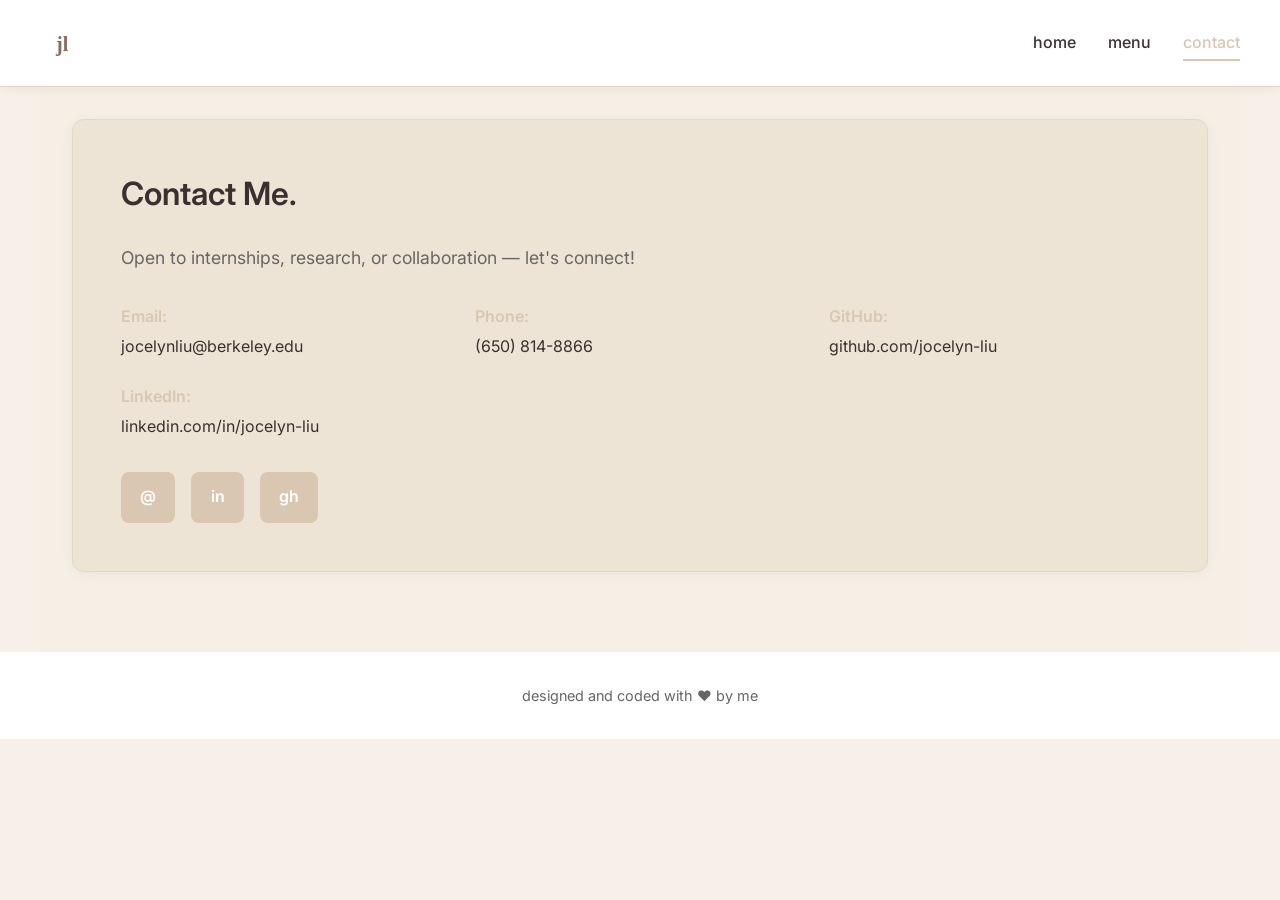
<file: hobbies.html>
<!DOCTYPE html>
<html lang="en">
<head>
    <meta charset="UTF-8">
    <meta name="viewport" content="width=device-width, initial-scale=1.0">
        <meta name="description" content="Jocelyn Liu - Hobbies and interests including photography, cooking, reading, and outdoor activities">
        <meta name="keywords" content="Jocelyn Liu, hobbies, photography, cooking, reading, hiking, interests, UC Berkeley">
        <meta name="author" content="Jocelyn Liu">
        <title>Hobbies - Jocelyn Liu</title>
    <link rel="stylesheet" href="style.css">
    <link href="https://fonts.googleapis.com/css2?family=Inter:wght@300;400;500;600;700&display=swap" rel="stylesheet">
</head>
<body>
    <header>
        <nav>
            <div class="logo">
                <span class="initials" style="font-family:'Libre Baskerville',serif;font-size:20px;font-weight:600">jl</span>
            </div>
                <div class="nav-links">
                    <a href="index.html">home</a>
                    <a href="projects.html">menu</a>
                    <a href="hobbies.html" class="active">contact</a>
                </div>
        </nav>
    </header>

    <main>
      

       

            <section class="contact-section">
                <div class="contact-content">
                    <h2>Contact Me.</h2>
                    <p>Open to internships, research, or collaboration — let's connect!</p>
                    
                    <div class="contact-details">
                        <div class="contact-item">
                            <span class="contact-label">Email:</span>
                            <span class="contact-value">jocelynliu@berkeley.edu</span>
                        </div>
                        <div class="contact-item">
                            <span class="contact-label">Phone:</span>
                            <span class="contact-value">(650) 814-8866</span>
                        </div>
                        <div class="contact-item">
                            <span class="contact-label">GitHub:</span>
                            <span class="contact-value">github.com/jocelyn-liu</span>
                        </div>
                        <div class="contact-item">
                            <span class="contact-label">LinkedIn:</span>
                            <span class="contact-value">linkedin.com/in/jocelyn-liu</span>
                        </div>
                    </div>
                    
                    <div class="social-icons">
                        <a href="mailto:jocelynliu@berkeley.edu" class="social-icon email-icon">@</a>
                        <a href="https://linkedin.com/in/jocelyn-liu" class="social-icon linkedin-icon">in</a>
                        <a href="https://github.com/jocelyn-liu" class="social-icon github-icon">gh</a>
                    </div>
                </div>
            </section>
        </main>

        <footer>
            <p>designed and coded with ♥ by me</p>
        </footer>
</body>
</html>
</file>
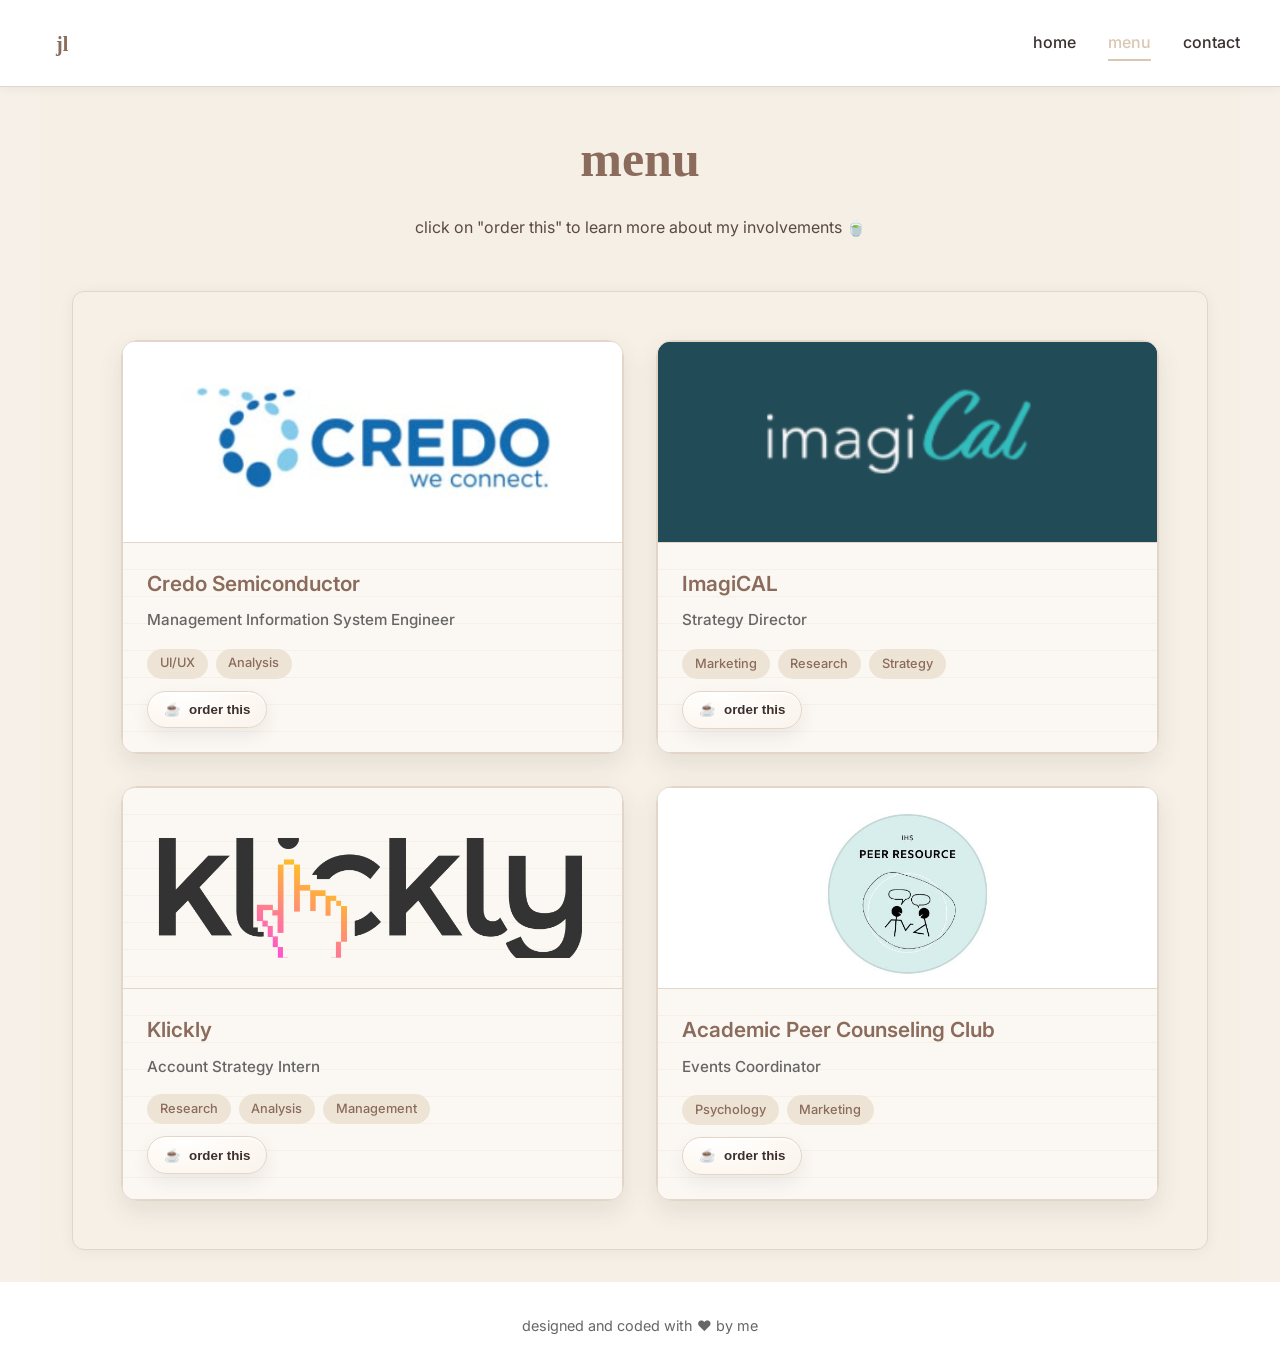
<file: projects.html>
<!DOCTYPE html>
<html lang="en">
<head>
    <meta charset="UTF-8">
    <meta name="viewport" content="width=device-width, initial-scale=1.0">
    <meta name="description" content="Jocelyn Liu - Strategy consulting, marketing, and creative projects">
    <meta name="keywords" content="Jocelyn Liu, UC Berkeley, Strategy Consulting, Marketing, Projects">
    <meta name="author" content="Jocelyn Liu">
    <title>Work - Jocelyn Liu</title>
    <link rel="stylesheet" href="style.css">
    <link href="https://fonts.googleapis.com/css2?family=Inter:wght@300;400;500;600;700&display=swap" rel="stylesheet">
</head>
<body>
    <header>
        <nav>
            <div class="logo">
                <span class="initials" style="font-family:'Libre Baskerville',serif;font-size:20px;font-weight:600">jl</span>
            </div>
                <div class="nav-links">
                    <a href="index.html">home</a>
                    <a href="projects.html" class="active">menu</a>
                    <a href="hobbies.html">contact</a>
            </div>
        </nav>
    </header>

    <main>
        <div class="intro">
            <h1 style="font-family:Libre Baskerville,serif; font-size: 50px;">menu</h1>
            <p style="margin-bottom: 25px; ">click on "order this" to learn more about my involvements 🍵</p>
        </div>
       

<section class="projects-grid">
    <div class="project-card flip" aria-live="polite">
        <div class="flip-inner">
    <!-- FRONT -->
            <div class="face face-front">
                <div class="project-image">
                    <img src="credo.png" alt="Credo Systems project cover">
                </div>

            <div class="project-content">
                <h3>Credo Semiconductor</h3>
                <p class="project-type">Management Information System Engineer</p>
                <div class="project-tags">
                    <span class="tag">UI/UX</span>
                    <span class="tag">Analysis</span>
                </div>

        <!-- flip trigger -->
        <button class="order-btn flip-toggle"
                aria-expanded="false"
                aria-controls="credo-back">
           order this
        </button>
      </div>
    </div>

    <!-- BACK (detail view) -->
    <div class="face face-back" id="credo-back" tabindex="-1">
      <div class="back-body">
        <ul>
          <p>Credo is a semiconductor company specializing in high-speed connectivity solutions. </p><br>
          <p>I designed and rebuilt their current product data management system from scratch using Figma, HTML, CSS and JS. I collaborated closely with the Operations department to gather feedback, understand workflow needs, and refine system features. </p>
        </ul>

        <div class="back-actions">
          <button class="ghost-btn flip-toggle" aria-controls="credo-back">back</button>
        </div>
      </div>
    </div>
  </div>
</div>

<div class="project-card flip" aria-live="polite">
        <div class="flip-inner">
    <!-- FRONT -->
            <div class="face face-front">
                <div class="project-image">
                    <img src="imagiCAL.png" alt="ImagiCAL">
                </div>

            <div class="project-content">
                <h3>ImagiCAL</h3>
                <p class="project-type">Strategy Director</p>
                <div class="project-tags">
                    <span class="tag">Marketing</span>
                    <span class="tag">Research</span>
                    <span class="tag">Strategy</span>
                </div>

        <!-- flip trigger -->
        <button class="order-btn flip-toggle"
                aria-expanded="false"
                aria-controls="credo-back">
           order this
        </button>
      </div>
    </div>

    <!-- BACK (detail view) -->
    <div class="face face-back" id="credo-back" tabindex="-1">
      <div class="back-body">
        <ul>
          <p>ImagiCal is UC Berkeley's student-run creative marketing and strategy agency, where students collaborate to build advertising campaigns for real clients using research, strategy, and creative execution. </p><br>
          <p>As the strategy director, I lead an 8 member team through consumer research and audience segmentation to guide our annual national advertising campaign. I create weekly slide decks through Powerpoint to facilitate weekly discussions that synthesize survey data and cultural trends.  </p>
        </ul>

        <div class="back-actions">
          <button class="ghost-btn flip-toggle" aria-controls="credo-back">back</button>
        </div>
      </div>
    </div>
  </div>
</div>

<div class="project-card flip" aria-live="polite">
        <div class="flip-inner">
    <!-- FRONT -->
            <div class="face face-front">
                <div class="project-image">
                    <img src="klickly.png" alt="Klickly" style="width: 85%; height: 60%; margin-top: 50px; margin-left: 35px">
                </div>

            <div class="project-content">
                <h3>Klickly</h3>
                <p class="project-type">Account Strategy Intern</p>
                <div class="project-tags">
                    <span class="tag">Research</span>
                    <span class="tag">Analysis</span>
                    <span class="tag">Management</span>
                </div>

        <!-- flip trigger -->
        <button class="order-btn flip-toggle"
                aria-expanded="false"
                aria-controls="credo-back">
           order this
        </button>
      </div>
    </div>

    <!-- BACK (detail view) -->
    <div class="face face-back" id="credo-back" tabindex="-1">
      <div class="back-body">
        <ul>
          <p>Klickly is the first AI-driven, real-time consumer data software that enables distributed commerce.</p><br>
          <p> </p>
        </ul>

        <div class="back-actions">
          <button class="ghost-btn flip-toggle" aria-controls="credo-back">back</button>
        </div>
      </div>
    </div>
  </div>
</div>

<div class="project-card flip" aria-live="polite">
        <div class="flip-inner">
    <!-- FRONT -->
            <div class="face face-front">
                <div class="project-image">
                    <img src="ihs2.jpg" alt="Counseling">
                </div>

            <div class="project-content">
                <h3>Academic Peer Counseling Club</h3>
                <p class="project-type">Events Coordinator</p>
                <div class="project-tags">
                    <span class="tag">Psychology</span>
                    <span class="tag">Marketing</span>
                </div>

        <!-- flip trigger -->
        <button class="order-btn flip-toggle"
                aria-expanded="false"
                aria-controls="credo-back">
           order this
        </button>
      </div>
    </div>

    <!-- BACK (detail view) -->
    <div class="face face-back" id="credo-back" tabindex="-1">
      <div class="back-body">
        <ul>
          <p>The Academic Peer Counseling club is a student organization dedicated to destigmatizing mental health, supporting academic success, and guiding new and transfer students.</p><br>
          <p>As the Events Coordinator, I created initiatives that strengthened our campus community. I launched our "Random Acts of Kindness" program, which continues today as a signature tradition to promoting positivity and kindness. Additionally, I produced Instagram videos that reached over 2,000 views, helping increase visibility for the club. </p>
        </ul>

        <div class="back-actions">
          <button class="ghost-btn flip-toggle" aria-controls="credo-back">back</button>
        </div>
      </div>
    </div>
  </div>
</div>


        

            

            
            </section>

          
        </main>

        <footer>
            <p>designed and coded with ♥ by me</p>
        </footer>
</body>
<script>
document.addEventListener('click', (e) => {
  const btn = e.target.closest('.flip-toggle');
  if (!btn) return;

  // stop <a href="#"> from scrolling to top
  if (btn.tagName === 'A') e.preventDefault();

  const card = btn.closest('.project-card.flip');
  if (!card) return;

  const wasExpanded = btn.getAttribute('aria-expanded') === 'true';
  card.classList.toggle('is-flipped');

  // sync all toggles in this card
  card.querySelectorAll('.flip-toggle').forEach(b =>
    b.setAttribute('aria-expanded', (!wasExpanded).toString())
  );

  // focus management for accessibility
  const back = card.querySelector('.face-back');
  setTimeout(() => {
    if (!wasExpanded) back?.focus();
    else card.querySelector('.flip-toggle')?.focus();
  }, 350);
});
</script>

</html>
</file>
<file: style.css>
* {
    margin: 0;
    padding: 0;
    box-sizing: border-box;
}

:root {
    --primary-color: #8B6B5B; /* Deep purple */
    --secondary-color: #F6F0E8; /* Pure white */
    --accent-color: #D9C7B1; /* Purple accent */
    --text-color: #3C2F2F; /* Dark navy for text */
    --light-gray: #EDE4D6; /* Light gray for subtle backgrounds */
    --border-color: #E3D6C9; /* Light gray for borders */
    --purple-light: #FBF7F2; /* Light purple for backgrounds */
    --purple-dark: #5A4A42; /* Dark purple for hover states */
}

body {
    font-family: 'Inter', -apple-system, BlinkMacSystemFont, 'Segoe UI', sans-serif;
    line-height: 1.6;
    color: var(--text-color);
    background-color: var(--secondary-color);
    overflow-x: hidden;
}

/* Header & Navigation */
header {
    background: white;
    padding: 1.5rem 2rem;
    box-shadow: 0 2px 10px rgba(0,0,0,0.05);
    position: sticky;
    top: 0;
    z-index: 1000;
    border-bottom: 1px solid var(--border-color);
}

nav {
    max-width: 1200px;
    margin: 0 auto;
    display: flex;
    justify-content: space-between;
    align-items: center;
}

.logo {
    font-size: 1.5rem;
    font-weight: 600;
}

.initials {
    color: var(--primary-color);
    padding: 0.5rem 1rem;
    border-radius: 8px;
    font-size: 20px;
    transition: transform 0.3s ease;
}

.initials:hover {
    transform: scale(1.05);
}

.nav-links {
    display: flex;
    gap: 2rem;
    align-items: center;
}

.nav-links a {
    text-decoration: none;
    color: var(--text-color);
    font-weight: 500;
    transition: color 0.3s;
    position: relative;
}

.nav-links a:hover,
.nav-links a.active {
    color: var(--accent-color);
}

.nav-links a.active::after {
    content: '';
    position: absolute;
    bottom: -5px;
    left: 0;
    right: 0;
    height: 2px;
    background: var(--accent-color);
}

.linkedin-icon {
    background: var(--accent-color);
    color: white;
    padding: 0.5rem 0.8rem;
    border-radius: 6px;
    font-weight: 600;
}

.linkedin-icon:hover {
    background: var(--purple-dark);
}

/* Main Content */
main {
    max-width: 1200px;
    margin: 0 auto;
    padding: 2rem;
    background-color: #F6EFE5
}

section {
    margin-bottom: 3rem;
    background: white;
    padding: 3rem;
    border-radius: 12px;
    box-shadow: 0 2px 15px rgba(0,0,0,0.05);
    border: 1px solid var(--border-color);
}

h1 {
    font-size: 2.5rem;
    margin-bottom: 1rem;
    color: var(--primary-color);
    font-weight: 700;
}

h2 {
    font-size: 2rem;
    margin-bottom: 1.5rem;
    color: var(--primary-color);
    font-weight: 600;
}

h3 {
    font-size: 1.5rem;
    margin-bottom: 0.5rem;
    color: var(--primary-color);
    font-weight: 500;
}

/* Hero Section */

.intro, .sub-intro{
    text-align: center;
    margin-bottom: 50px;
    color: #5A4A42;
}

/* Row with photo + about card */
.profile-container{
  display:flex;
  align-items:stretch;           /* 🔑 makes both children share the same height */
  gap:24px;
  max-width:1100px;
  margin:50px auto;
  padding:0 20px;
}

/* Portrait */
.profile-img{
  width:clamp(260px, 28vw, 360px);
  height:auto;                   /* image sets the row height */
  border:12px solid #d9c7b1;
  object-fit:cover;
  box-shadow:0 6px 20px rgba(0,0,0,.08);
}

/* Right column acts like one card: title bar + paper */
.about-section{
  flex:1 1 420px;
  display:flex;
  flex-direction:column;         /* title on top, paper fills the rest */
  align-self:stretch;            /* stretch to match image height */
}

/* White heading bar (same width as paper) */
.about-me-title{
  margin:0;
  padding:16px 24px;
  background:#fff;
  border:1px solid #e8dccb;
  border-bottom:none;            /* seamless with paper below */
  font-family:"Libre Baskerville", serif;
  font-size:35px; 
  font-weight: bold;
}

/* Binder-paper only on the paragraph block */
.about-body{
  flex:1;                        /* 🔑 fills down to the bottom of the portrait */
  padding:28px 32px;
  background:
    repeating-linear-gradient(
      to bottom,
      #f9f5ef,
      #f9f5ef 28px,
      #f1e8dc 29px
    );
  border:1px solid #e8dccb;
  border-top:none;
  box-shadow:0 8px 20px rgba(60,47,47,.08);
  overflow:auto;
}

.about-body p{
  margin:0 0 1.1em;
  color:#5a4a42;
  line-height:1.7;
  text-align:left;               /* remove the inline styles */
}

/* CTA under the card */
.cta-menu{
  margin-top:14px;
  align-self:flex-start;
  display:inline-flex; align-items:center; gap:.5rem;
  padding:.9rem 1.25rem; border-radius:9999px;
  font-weight:600; text-decoration:none; color:#3C2F2F;
  background: radial-gradient(120% 160% at 30% 10%, #fff 0%, #FDF8F2 45%, #F6F0E8 100%);
  border:1px solid #E3D6C9;
  box-shadow: inset 0 2px 0 rgba(255,255,255,.75), 0 8px 18px rgba(60,47,47,.10);
}

/* Mobile: stack cleanly */
@media (max-width: 820px){
  .profile-container{ flex-wrap:wrap; }
  .about-section{ align-self:auto; }
  .about-me-title, .about-body{ border-radius:14px; border-top-left-radius:14px; }
}


.cta-menu:hover{
  transform: translateY(-1px);
  box-shadow:
    inset 0 2px 0 rgba(255,255,255,.85),
    0 12px 26px rgba(60,47,47,.15);
}


/* Gallery Section */
.carousel-wrap {
  position: relative;
  overflow: hidden;
  padding: 24px 0;
  border-radius: 0;
}

/* scrolling row of photos */
.carousel-track {
  display: flex;
  gap: 18px;
  align-items: center;
  animation: scroll 45s linear infinite;
}

.carousel-track img {
  height: 250px;
  width: auto;
  object-fit: cover;
  box-shadow: 0 6px 16px rgba(0,0,0,0.12);
}

/* centered overlay text */
.carousel-overlay {
  position: absolute;
  inset: 0;
  display: flex;
  align-items: center;
  justify-content: center;
  font-size: 20px;
  font-weight: 600;
  color: #3C2F2F;
  text-align: center;
  background: rgba(246,240,232,0.4); /* subtle latte tint */
  backdrop-filter: blur(1.4px);
  transition: opacity 0.5s ease;
  z-index: 5;
  pointer-events: none; /* lets you still hover the carousel */
}

/* fade text away when hovering anywhere */
.carousel-wrap:hover .carousel-overlay {
  opacity: 0;
}

/* infinite scroll motion */
@keyframes scroll {
  0%   { transform: translateX(0); }
  100% { transform: translateX(-50%); } /* loop once full set width */
}



/* About Section */
.about-content p {
    font-size: 1.1rem;
    line-height: 1.8;
    margin-bottom: 2rem;
}

.social-links {
    display: flex;
    gap: 1rem;
}

.social-link {
    background: var(--secondary-color);
    color: var(--text-color);
    padding: 0.8rem 1.2rem;
    border-radius: 8px;
    text-decoration: none;
    font-weight: 600;
    transition: all 0.3s;
    border: 2px solid transparent;
}

.social-link:hover {
    background: var(--accent-color);
    color: white;
    transform: translateY(-3px);
}

.social-link.initials {
    background: var(--primary-color);
    color: white;
}

.social-link.linkedin {
    background: var(--accent-color);
    color: white;
}

/* Contact Section */
.contact-section {
    background: var(--light-gray);
    color: var(--text-color);
}

.contact-section h2 {
    color: var(--text-color);
}

.contact-section p {
    color: #666;
    font-size: 1.1rem;
    margin-bottom: 2rem;
}

.contact-details {
    display: grid;
    grid-template-columns: repeat(auto-fit, minmax(250px, 1fr));
    gap: 1.5rem;
    margin-bottom: 2rem;
}

.contact-item {
    display: flex;
    flex-direction: column;
    gap: 0.3rem;
}

.contact-label {
    font-weight: 600;
    color: var(--accent-color);
}

.contact-value {
    color: var(--text-color);
}

.contact-form {
    margin-bottom: 2rem;
    text-align: left;
}

.form-row {
    display: grid;
    grid-template-columns: 1fr 1fr;
    gap: 1rem;
    margin-bottom: 1rem;
}

.form-group {
    margin-bottom: 1rem;
}

.form-group label {
    display: block;
    margin-bottom: 0.5rem;
    font-weight: 500;
    color: var(--text-color);
    font-size: 0.9rem;
}

.form-group input,
.form-group textarea {
    width: 100%;
    padding: 0.75rem;
    border: 1px solid var(--border-color);
    border-radius: 8px;
    font-size: 1rem;
    font-family: inherit;
    transition: border-color 0.2s ease, box-shadow 0.2s ease;
}

.form-group input:focus,
.form-group textarea:focus {
    outline: none;
    border-color: var(--accent-color);
    box-shadow: 0 0 0 3px rgba(44, 90, 160, 0.1);
}

.form-group textarea {
    resize: vertical;
    min-height: 100px;
}

.contact-form button {
    background: var(--accent-color);
    color: white;
    padding: 0.75rem 2rem;
    border: none;
    border-radius: 8px;
    font-size: 1rem;
    font-weight: 500;
    cursor: pointer;
    transition: all 0.2s ease;
    width: 100%;
}

.contact-form button:hover {
    background: var(--purple-dark);
    transform: translateY(-1px);
    box-shadow: 0 4px 12px rgba(0,0,0,0.2);
}

.social-icons {
    display: flex;
    gap: 1rem;
}

.social-icon {
    background: var(--accent-color);
    color: white;
    padding: 0.8rem 1.2rem;
    border-radius: 8px;
    text-decoration: none;
    font-weight: 600;
    transition: all 0.3s;
}

.social-icon:hover {
    transform: translateY(-3px);
    background: var(--purple-dark);
}

/* Projects Page Styles */


.projects-grid {
    display: grid;
    grid-template-columns: repeat(auto-fit, minmax(350px, 1fr));
    gap: 2rem;
    max-width: 1200px;
    margin: 0 auto;
    background:rgba(246,240,232,0.4) ;
}

.project-card {
    background:white ;
    overflow: hidden;
    box-shadow: 0 2px 15px rgba(0,0,0,0.05);
    border: 1px solid var(--border-color);
    transition: all 0.3s ease;
}

.project-card:hover {
    transform: translateY(-5px);
    box-shadow: 0 8px 30px rgba(0,0,0,0.1);
}

/* keep card border/outer look here (AFTER any older .project-card rules) */
.projects-grid .project-card{
  border: 1px solid #e3d6c9;
  border-radius: 16px;
  box-shadow: 0 10px 25px rgba(80,60,40,.10), inset 0 -2px 0 #e3d6c9;
}

/* put the texture on the content panel only */
.project-content{
  background: repeating-linear-gradient(
    to bottom,
    #fbf8f3 0px,
    #fbf8f3 26px,
    #f2e8da 27px
  );
  border-top: 1px solid #e3d6c9;
  padding-bottom: 18px;  /* your existing padding ok */
}

.project-image {
    height: 200px;
    overflow: hidden;
}

.project-image img {
    width: 100%;
    height: 100%;
    object-fit: cover;
    transition: transform 0.3s ease;
}

.project-card:hover .project-image img {
    transform: scale(1.05);
}

.project-content {
    padding: 1.5rem;
}

.project-content h3 {
    font-size: 1.3rem;
    font-weight: 600;
    color: var(--primary-color);
    margin-bottom: 0.5rem;
}

.project-type {
    font-size: 0.9rem;
    color: var(--primary-color);
    margin-bottom: 1rem;
    font-weight: 500;
}

.project-content p {
    font-size: 0.95rem;
    color: #666;
    line-height: 1.6;
    margin-bottom: 1rem;
}

/* flip engine */
.project-card.flip { perspective: 1400px; }
.project-card .flip-inner {
  display: grid;                 /* <- stack children */
  transform-style: preserve-3d;
  transition: transform .7s cubic-bezier(.2,.7,.2,1);
}
.project-card.is-flipped .flip-inner { transform: rotateY(180deg); }

.project-card .face {
  grid-area: 1 / 1;
  backface-visibility: hidden; -webkit-backface-visibility: hidden;
  border-radius: 12px;
  overflow: hidden;
}
.project-card .face-front{ /* put your paper/texture here if you want */
  background: repeating-linear-gradient(
    to bottom, #fbf8f3 0px, #fbf8f3 26px, #f2e8da 27px
  );
  border: 1px solid #e3d6c9;
}
.project-card .face-back{
  background: #fffdf8;
  border: 1px solid #e3d6c9;
  transform: rotateY(180deg);
}
/* back body basics */
.back-body { padding: 16px 18px 20px; }
.back-body h4 { margin: 6px 0 8px; color:#8B6B5B; font-family:"Libre Baskerville",serif; }
.back-body ul { margin: 0 0 12px 1.1rem; color:#5A4A42; line-height: 1.6; }
.back-actions { display:flex; justify-content:space-between; align-items:center; gap:12px; }

/* buttons */
.order-btn {
  margin-top: 12px;
  display:inline-flex; align-items:center; gap:.5rem;
  padding:.65rem 1rem; border-radius:999px; font-weight:600;
  color:#3C2F2F; background: radial-gradient(120% 160% at 30% 10%, #fff 0%, #FDF8F2 45%, #F6F0E8 100%);
  border:1px solid #E3D6C9;
  box-shadow: inset 0 2px 0 rgba(255,255,255,.85), 0 8px 18px rgba(60,47,47,.08);
  cursor:pointer;
}
.order-btn::before { content:"☕"; }
.ghost-btn { padding:.55rem .9rem; border-radius:999px; border:1px solid #E3D6C9; background:#fff; color:#6B5A50; font-weight:600; cursor:pointer; }


.project-tags {
    display: flex;
    flex-wrap: wrap;
    gap: 0.5rem;
}

.tag {
    background: var(--light-gray);
    color: var(--primary-color);
    padding: 0.3rem 0.8rem;
    border-radius: 20px;
    font-size: 0.8rem;
    font-weight: 500;
}

.project-details {
    background: var(--light-gray);
}

.details-content {
    max-width: 1200px;
    margin: 0 auto;
}

.details-content h2 {
    font-size: 2rem;
    font-weight: 600;
    color: var(--primary-color);
    text-align: center;
    margin-bottom: 2rem;
    letter-spacing: -0.02em;
}



/* Footer */
footer {
    text-align: center;
    padding: 2rem;
    color: #666;
    font-size: 0.9rem;
    background: white;
}

/* Responsive Design */
@media (max-width: 768px) {
    .hero-content {
        flex-direction: column;
        text-align: center;
    }

    .nav-links {
        gap: 1rem;
        font-size: 0.9rem;
    }

    .slide-content {
        flex-direction: column;
    }

    .slide-right img {
        height: 200px;
    }

    h1 {
        font-size: 2rem;
    }

    h2 {
        font-size: 1.5rem;
    }

    section {
        padding: 2rem;
    }

    main {
        padding: 1rem;
    }
}

@media (max-width: 480px) {
    .nav-links {
        flex-wrap: wrap;
        justify-content: center;
    }

    .profile-img {
        width: 150px;
        height: 150px;
    }

    .social-links,
    .social-icons {
        flex-wrap: wrap;
    }
}

/* Hobbies Page Styles */
.hobbies-hero {
    background: linear-gradient(135deg, var(--accent-color) 0%, var(--purple-dark) 100%);
    color: white;
    text-align: center;
    padding: 4rem 2rem;
    position: relative;
    overflow: hidden;
}

.hobbies-hero::before {
    content: '';
    position: absolute;
    top: 0;
    left: 0;
    right: 0;
    bottom: 0;
    background: url('data:image/svg+xml,<svg xmlns="http://www.w3.org/2000/svg" viewBox="0 0 100 100"><defs><pattern id="grain" width="100" height="100" patternUnits="userSpaceOnUse"><circle cx="25" cy="25" r="1" fill="white" opacity="0.1"/><circle cx="75" cy="75" r="1" fill="white" opacity="0.1"/><circle cx="50" cy="10" r="0.5" fill="white" opacity="0.1"/><circle cx="10" cy="60" r="0.5" fill="white" opacity="0.1"/><circle cx="90" cy="40" r="0.5" fill="white" opacity="0.1"/></pattern></defs><rect width="100" height="100" fill="url(%23grain)"/></svg>');
    opacity: 0.3;
}

.hobbies-hero-content {
    position: relative;
    z-index: 1;
}

.hobbies-hero-content h1 {
    font-size: 3rem;
    font-weight: 700;
    color: white;
    margin-bottom: 1rem;
    letter-spacing: -0.02em;
    text-shadow: 0 2px 4px rgba(0,0,0,0.1);
}

.hobbies-hero-content p {
    font-size: 1.2rem;
    color: rgba(255,255,255,0.9);
    max-width: 600px;
    margin: 0 auto;
    font-weight: 300;
    line-height: 1.6;
}

.hobbies-grid {
    display: grid;
    grid-template-columns: repeat(auto-fit, minmax(350px, 1fr));
    gap: 2rem;
    padding: 4rem 2rem;
    max-width: 1200px;
    margin: 0 auto;
}

.hobby-card {
    background: white;
    border-radius: 16px;
    padding: 2rem;
    box-shadow: 0 4px 20px rgba(0,0,0,0.08);
    transition: all 0.3s ease;
    border: 1px solid var(--border-color);
    position: relative;
    overflow: hidden;
}

.hobby-card::before {
    content: '';
    position: absolute;
    top: 0;
    left: 0;
    right: 0;
    height: 4px;
    background: linear-gradient(90deg, var(--accent-color), var(--purple-light));
}

.hobby-card:hover {
    transform: translateY(-8px);
    box-shadow: 0 12px 40px rgba(106, 27, 154, 0.15);
}

.hobby-icon {
    font-size: 2.5rem;
    margin-bottom: 1rem;
    display: block;
}

.hobby-card h3 {
    font-size: 1.5rem;
    font-weight: 600;
    color: var(--primary-color);
    margin-bottom: 1rem;
}

.hobby-card p {
    color: var(--text-color);
    margin-bottom: 1.5rem;
    line-height: 1.6;
}

.hobby-details h4 {
    font-size: 1rem;
    font-weight: 600;
    color: var(--accent-color);
    margin-bottom: 0.75rem;
}

.hobby-details ul {
    list-style: none;
    padding: 0;
}

.hobby-details li {
    padding: 0.5rem 0;
    color: var(--text-color);
    position: relative;
    padding-left: 1.5rem;
}

.hobby-details li::before {
    content: '•';
    color: var(--accent-color);
    font-weight: bold;
    position: absolute;
    left: 0;
}

.hobby-gallery {
    background: var(--light-gray);
    padding: 4rem 2rem;
}

.gallery-content h2 {
    text-align: center;
    font-size: 2.5rem;
    font-weight: 700;
    color: var(--primary-color);
    margin-bottom: 1rem;
}

.gallery-content p {
    text-align: center;
    color: var(--text-color);
    margin-bottom: 3rem;
    font-size: 1.1rem;
}

.gallery-grid {
    display: grid;
    grid-template-columns: repeat(auto-fit, minmax(300px, 1fr));
    gap: 2rem;
    max-width: 1200px;
    margin: 0 auto;
}

.gallery-item {
    position: relative;
    border-radius: 12px;
    overflow: hidden;
    box-shadow: 0 4px 20px rgba(0,0,0,0.1);
    transition: transform 0.3s ease;
}

.gallery-item:hover {
    transform: scale(1.05);
}

.gallery-item img {
    width: 100%;
    height: 250px;
    object-fit: cover;
}

.gallery-overlay {
    position: absolute;
    bottom: 0;
    left: 0;
    right: 0;
    background: linear-gradient(transparent, rgba(74, 20, 140, 0.8));
    color: white;
    padding: 2rem 1.5rem 1.5rem;
}

.gallery-overlay h4 {
    font-size: 1.2rem;
    font-weight: 600;
}

.hobby-stats {
    padding: 4rem 2rem;
    background: white;
}

.stats-content h2 {
    text-align: center;
    font-size: 2.5rem;
    font-weight: 700;
    color: var(--primary-color);
    margin-bottom: 3rem;
}

.stats-grid {
    display: grid;
    grid-template-columns: repeat(auto-fit, minmax(200px, 1fr));
    gap: 2rem;
    max-width: 800px;
    margin: 0 auto;
}

.stat-item {
    text-align: center;
    padding: 2rem;
    background: var(--light-gray);
    border-radius: 12px;
    transition: transform 0.3s ease;
}

.stat-item:hover {
    transform: translateY(-5px);
}

.stat-number {
    font-size: 2.5rem;
    font-weight: 700;
    color: var(--accent-color);
    margin-bottom: 0.5rem;
}

.stat-label {
    font-size: 1rem;
    color: var(--text-color);
    font-weight: 500;
}
</file>
